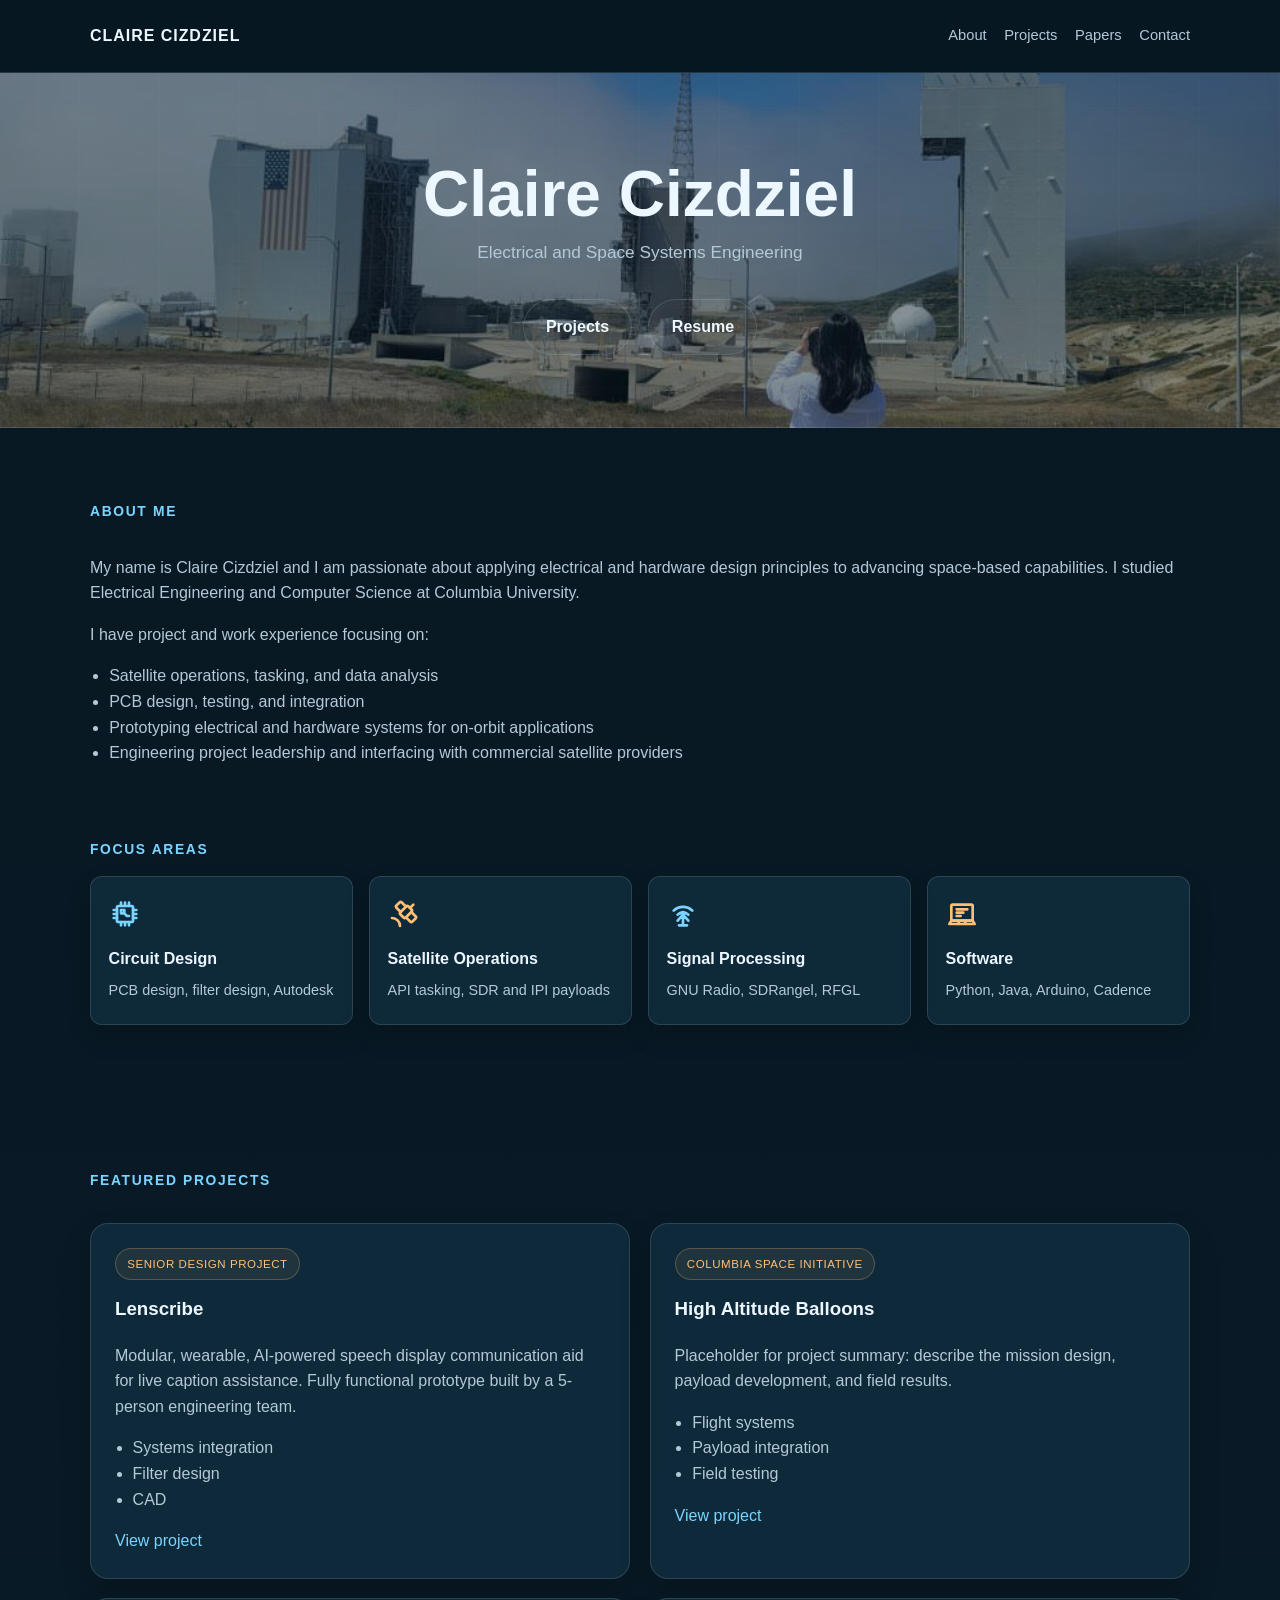
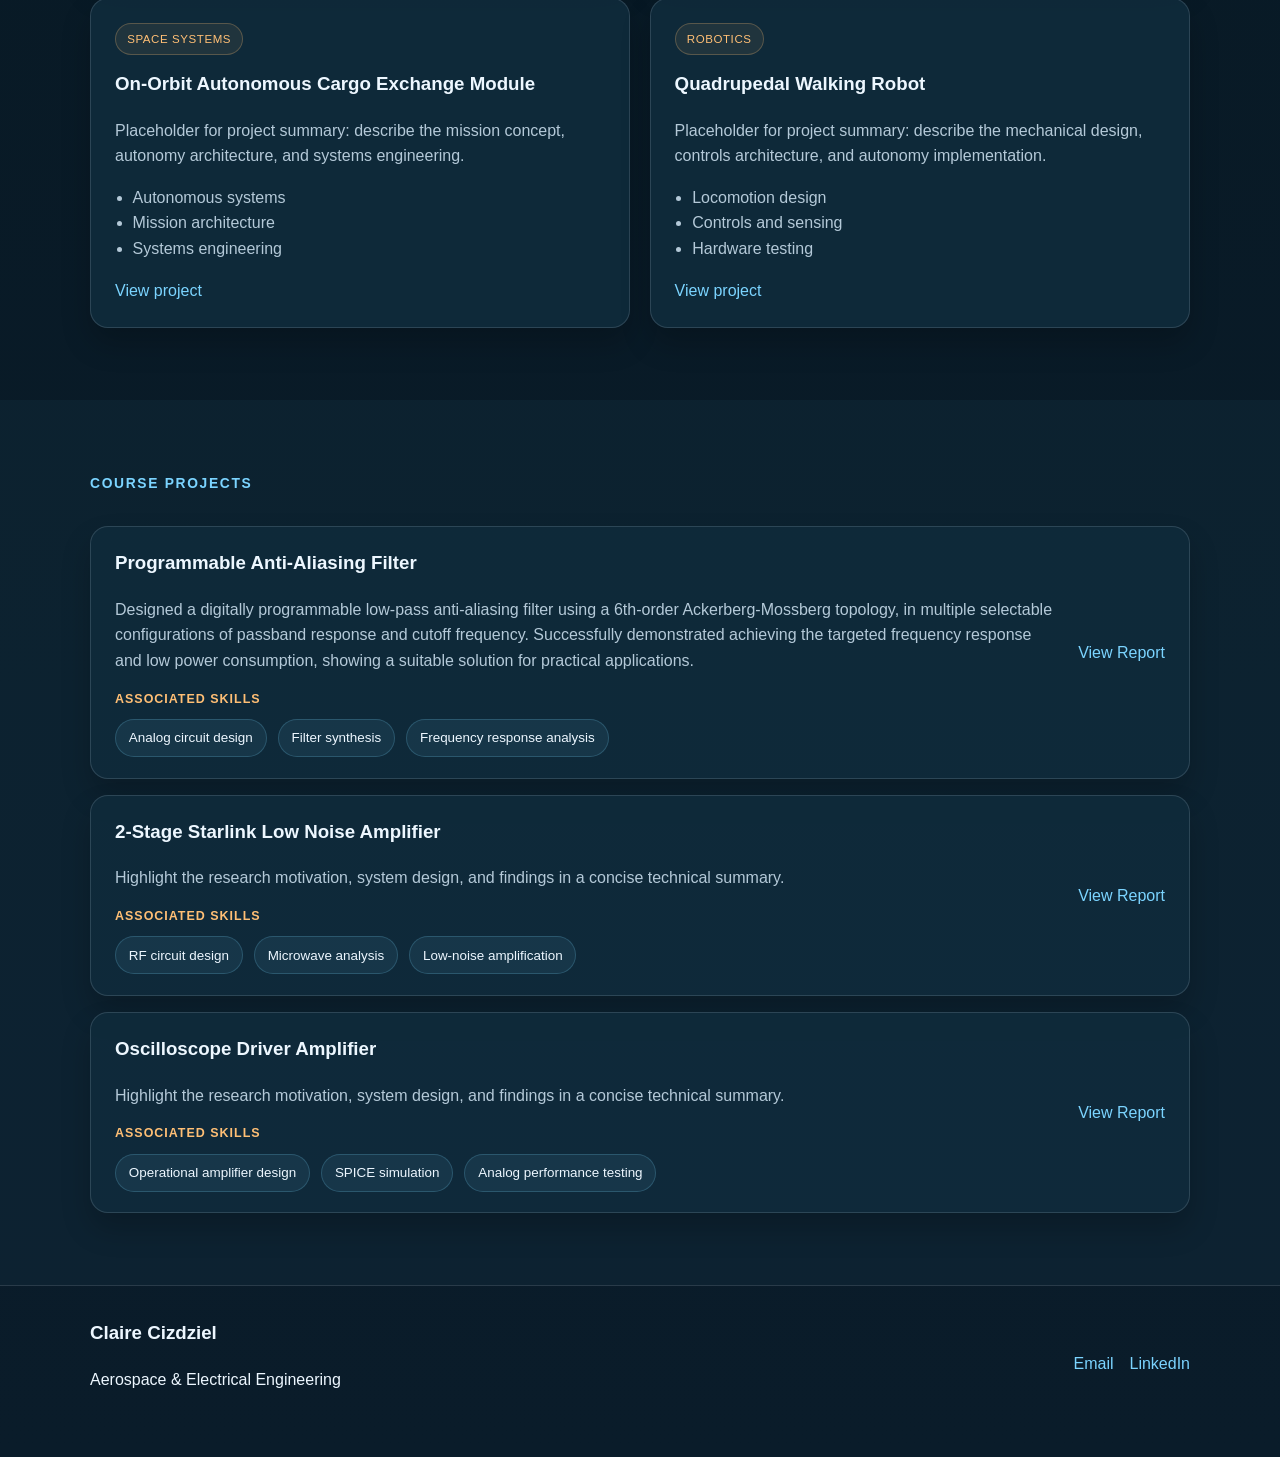
<file: index.html>
<!DOCTYPE html>
<html lang="en">
  <head>
    <meta charset="UTF-8" />
    <meta name="viewport" content="width=device-width, initial-scale=1.0" />
    <title>Claire Cizdziel Portfolio </title>
    <meta
      name="description"
      content="Portfolio for Claire Cizdziel"
    />
    <link rel="stylesheet" href="styles.css" />
  </head>
  <body>
    <header class="topbar">
      <div class="container nav">
        <a href="#top" class="brand">Claire Cizdziel</a>
        <nav class="nav-links" aria-label="Main navigation">
          <a href="#about">About</a>
          <a href="#projects">Projects</a>
          <a href="#papers">Papers</a>
          <a href="#contact">Contact</a>
        </nav>
      </div>
    </header>

    <main id="top">
      <section class="hero">
        <div class="container hero-grid">
          <div class="hero-copy">
            <h1>Claire Cizdziel</h1>
            <p class="lead">Electrical and Space Systems Engineering</p>

            <div class="hero-actions">
              <a class="btn btn-secondary" href="#projects">Projects</a>
              <a class="btn btn-secondary" href="docs/assets/Claire_Cizdziel_2025_Resume.pdf" target="_blank">Resume</a>
            </div>
          </div>
        </div>
      </section>

      <section id="about" class="section">
        <div class="container">
          <div class="section-header">
            <p class="eyebrow">About Me</p>
          </div>

          <div class="about-copy">
            <p>My name is Claire Cizdziel and I am passionate about applying electrical and hardware design principles to advancing space-based capabilities. I studied Electrical Engineering and Computer Science at Columbia University.</p>
            <p>I have project and work experience focusing on:</p>
            <ul>
              <li>Satellite operations, tasking, and data analysis</li>
              <li>PCB design, testing, and integration</li>
              <li>Prototyping electrical and hardware systems for on-orbit applications</li>
              <li>Engineering project leadership and interfacing with commercial satellite providers</li>
            </ul>
          </div>

          <div class="focus-areas">
            <p class="eyebrow">Focus Areas</p>
            <div class="focus-area-grid">
              <article class="focus-area">
                <svg class="focus-icon" viewBox="0 0 48 48" aria-hidden="true">
                  <rect x="12" y="12" width="24" height="24" rx="2" />
                  <path d="M18 18h5v5h-5zM27 27h3M24 12V7M30 12V7M18 12V7M24 36v5M30 36v5M18 36v5M12 18H7M12 24H7M12 30H7M36 18h5M36 24h5M36 30h5M23 23l4 4" />
                </svg>
                <h4>Circuit Design</h4>
                <p>PCB design, filter design, Autodesk</p>
              </article>
              <article class="focus-area">
                <svg class="focus-icon" viewBox="0 0 24 24" aria-hidden="true">
                  <path d="m13.5 6.5-3.148-3.148a1.205 1.205 0 0 0-1.704 0L6.352 5.648a1.205 1.205 0 0 0 0 1.704L9.5 10.5" />
                  <path d="M16.5 7.5 19 5" />
                  <path d="m17.5 10.5 3.148 3.148a1.205 1.205 0 0 1 0 1.704l-2.296 2.296a1.205 1.205 0 0 1-1.704 0L13.5 14.5" />
                  <path d="M9 21a6 6 0 0 0-6-6" />
                  <path d="M9.352 10.648a1.205 1.205 0 0 0 0 1.704l2.296 2.296a1.205 1.205 0 0 0 1.704 0l4.296-4.296a1.205 1.205 0 0 0 0-1.704l-2.296-2.296a1.205 1.205 0 0 0-1.704 0z" />
                </svg>
                <h4>Satellite Operations</h4>
                <p>API tasking, SDR and IPI payloads</p>
              </article>
              <article class="focus-area">
                <svg class="focus-icon" viewBox="0 0 48 48" aria-hidden="true">
                  <path d="M24 25v16M18 41h12M16 25a11 11 0 0 1 16 0M10 19a20 20 0 0 1 28 0M24 25l-8 9M24 25l8 9" />
                  <circle cx="24" cy="23" r="2" />
                </svg>
                <h4>Signal Processing</h4>
                <p>GNU Radio, SDRangel, RFGL</p>
              </article>
              <article class="focus-area">
                <svg class="focus-icon" viewBox="0 0 48 48" aria-hidden="true">
                  <rect x="8" y="10" width="32" height="24" rx="2" />
                  <path d="M5 39h38l-3-5H8zM18 39l2-5M30 39l-2-5M16 17h16M16 22h10M16 27h6" />
                </svg>
                <h4>Software</h4>
                <p>Python, Java, Arduino, Cadence</p>
              </article>
            </div>
          </div>
        </div>
      </section>

      <!-- FEATURED PROJECTS SECTION
           Add your strongest 3-5 projects here.
           Keep each card concise: title, category, 1-sentence summary, 3 skill bullets, links.
      -->
      <section id="projects" class="section">
        <div class="container">
          <div class="section-header">
            <p class="eyebrow">Featured Projects</p>
          </div>

          <div class="project-grid">
            <!-- PROJECT 1: LENSCRIBE -->
            <article class="project-card">
              <span class="tag">Senior Design Project</span>
              <h3>Lenscribe</h3>
              <p>
                Modular, wearable, AI-powered speech display communication aid for live caption assistance. Fully functional prototype built by a 5-person engineering team.   
              </p>
              <ul>
                <li>Systems integration</li>
                <li>Filter design</li>
                <li>CAD</li>
              </ul>
              <div class="project-links">
                <a href="projects/lenscribe.html">View project</a>
              </div>
            </article>

            <!-- PROJECT 2: HIGH ALTITUDE BALLOONS -->
            <article class="project-card">
              <span class="tag">Columbia Space Initiative</span>
              <h3>High Altitude Balloons</h3>
              <p>
                Placeholder for project summary: describe the mission design,
                payload development, and field results.
              </p>
              <ul>
                <li>Flight systems</li>
                <li>Payload integration</li>
                <li>Field testing</li>
              </ul>
              <div class="project-links">
                <a href="projects/high-altitude-balloons.html">View project</a>
              </div>
            </article>

            <!-- PROJECT 3: ON-ORBIT AUTONOMOUS CARGO EXCHANGE MODULE -->
            <article class="project-card">
              <span class="tag">Space Systems</span>
              <h3>On-Orbit Autonomous Cargo Exchange Module</h3>
              <p>
                Placeholder for project summary: describe the mission concept,
                autonomy architecture, and systems engineering.
              </p>
              <ul>
                <li>Autonomous systems</li>
                <li>Mission architecture</li>
                <li>Systems engineering</li>
              </ul>
              <div class="project-links">
                <a href="projects/on-orbit-autonomous-cargo-exchange-module.html">View project</a>
              </div>
            </article>

            <!-- PROJECT 4: QUADRUPEDAL WALKING ROBOT -->
            <article class="project-card">
              <span class="tag">Robotics</span>
              <h3>Quadrupedal Walking Robot</h3>
              <p>
                Placeholder for project summary: describe the mechanical design,
                controls architecture, and autonomy implementation.
              </p>
              <ul>
                <li>Locomotion design</li>
                <li>Controls and sensing</li>
                <li>Hardware testing</li>
              </ul>
              <div class="project-links">
                <a href="projects/quadrupedal-walking-robot.html">View project</a>
              </div>
            </article>
          </div>
        </div>
      </section>

      <!-- PAPERS / RESEARCH SECTION
           Add publications, conference posters, reports, or technical writing here.
           Each item can include title, year, summary, and link.
      -->
      <section id="papers" class="section section-alt">
        <div class="container">
          <div class="section-header">
            <p class="eyebrow">Course Projects</p>
          </div>

          <div class="paper-list">
            <article class="paper-card">
              <!-- Replace with a paper title, year, and short abstract summary. -->
              <div>
                <h3>Programmable Anti-Aliasing Filter</h3>
                <p>
                  Designed a digitally programmable low-pass anti-aliasing filter using a 6th-order Ackerberg-Mossberg topology, in multiple selectable configurations of passband response and cutoff frequency. 
                  Successfully demonstrated achieving the targeted frequency response and low power consumption, showing a suitable solution for practical applications.
                </p>
                <div class="paper-skills">
                  <h4>Associated skills</h4>
                  <ul class="chip-list">
                    <li>Analog circuit design</li>
                    <li>Filter synthesis</li>
                    <li>Frequency response analysis</li>
                  </ul>
                </div>
              </div>
              <a href="files/Portfolio%20files/Programmable_AAF_Filter_Project.pdf" target="_blank" rel="noreferrer">View Report</a>
            </article>

            <article class="paper-card">
              <!-- Add additional papers or technical reports here. -->
              <div>
                <h3>2-Stage Starlink Low Noise Amplifier</h3>
                <p>
                  Highlight the research motivation, system design, and findings
                  in a concise technical summary.
                </p>
                <div class="paper-skills">
                  <h4>Associated skills</h4>
                  <ul class="chip-list">
                    <li>RF circuit design</li>
                    <li>Microwave analysis</li>
                    <li>Low-noise amplification</li>
                  </ul>
                </div>
              </div>
              <a href="files/Portfolio%20files/Microwave_Circuit_Final_Project.pdf" target="_blank" rel="noreferrer">View Report</a>
            </article>

            <article class="paper-card">
              <!-- Add additional papers or technical reports here. -->
              <div>
                <h3>Oscilloscope Driver Amplifier</h3>
                <p>
                  Highlight the research motivation, system design, and findings
                  in a concise technical summary.
                </p>
                <div class="paper-skills">
                  <h4>Associated skills</h4>
                  <ul class="chip-list">
                    <li>Operational amplifier design</li>
                    <li>SPICE simulation</li>
                    <li>Analog performance testing</li>
                  </ul>
                </div>
              </div>
              <a href="files/Portfolio%20files/Presized_OTA_Simulation.pdf" target="_blank" rel="noreferrer">View Report</a>
            </article>
          </div>
        </div>
      </section>
    </main>

    <!-- CONTACT FOOTER
         Replace the email, LinkedIn, GitHub, and resume links with your actual public profiles.
    -->
    <footer id="contact">
      <div class="container footer-row">
        <div>
          <h3>Claire Cizdziel</h3>
          <p>Aerospace &amp; Electrical Engineering</p>
        </div>

        <div class="contact-links">
          <a href="mailto:clairecizdziel@gmail.com">Email</a>
          <a href="https://www.linkedin.com/in/claire-cizdziel/" target="_blank" rel="noreferrer">LinkedIn</a>
        </div>
      </div>
    </footer>
  </body>
</html>
</file>
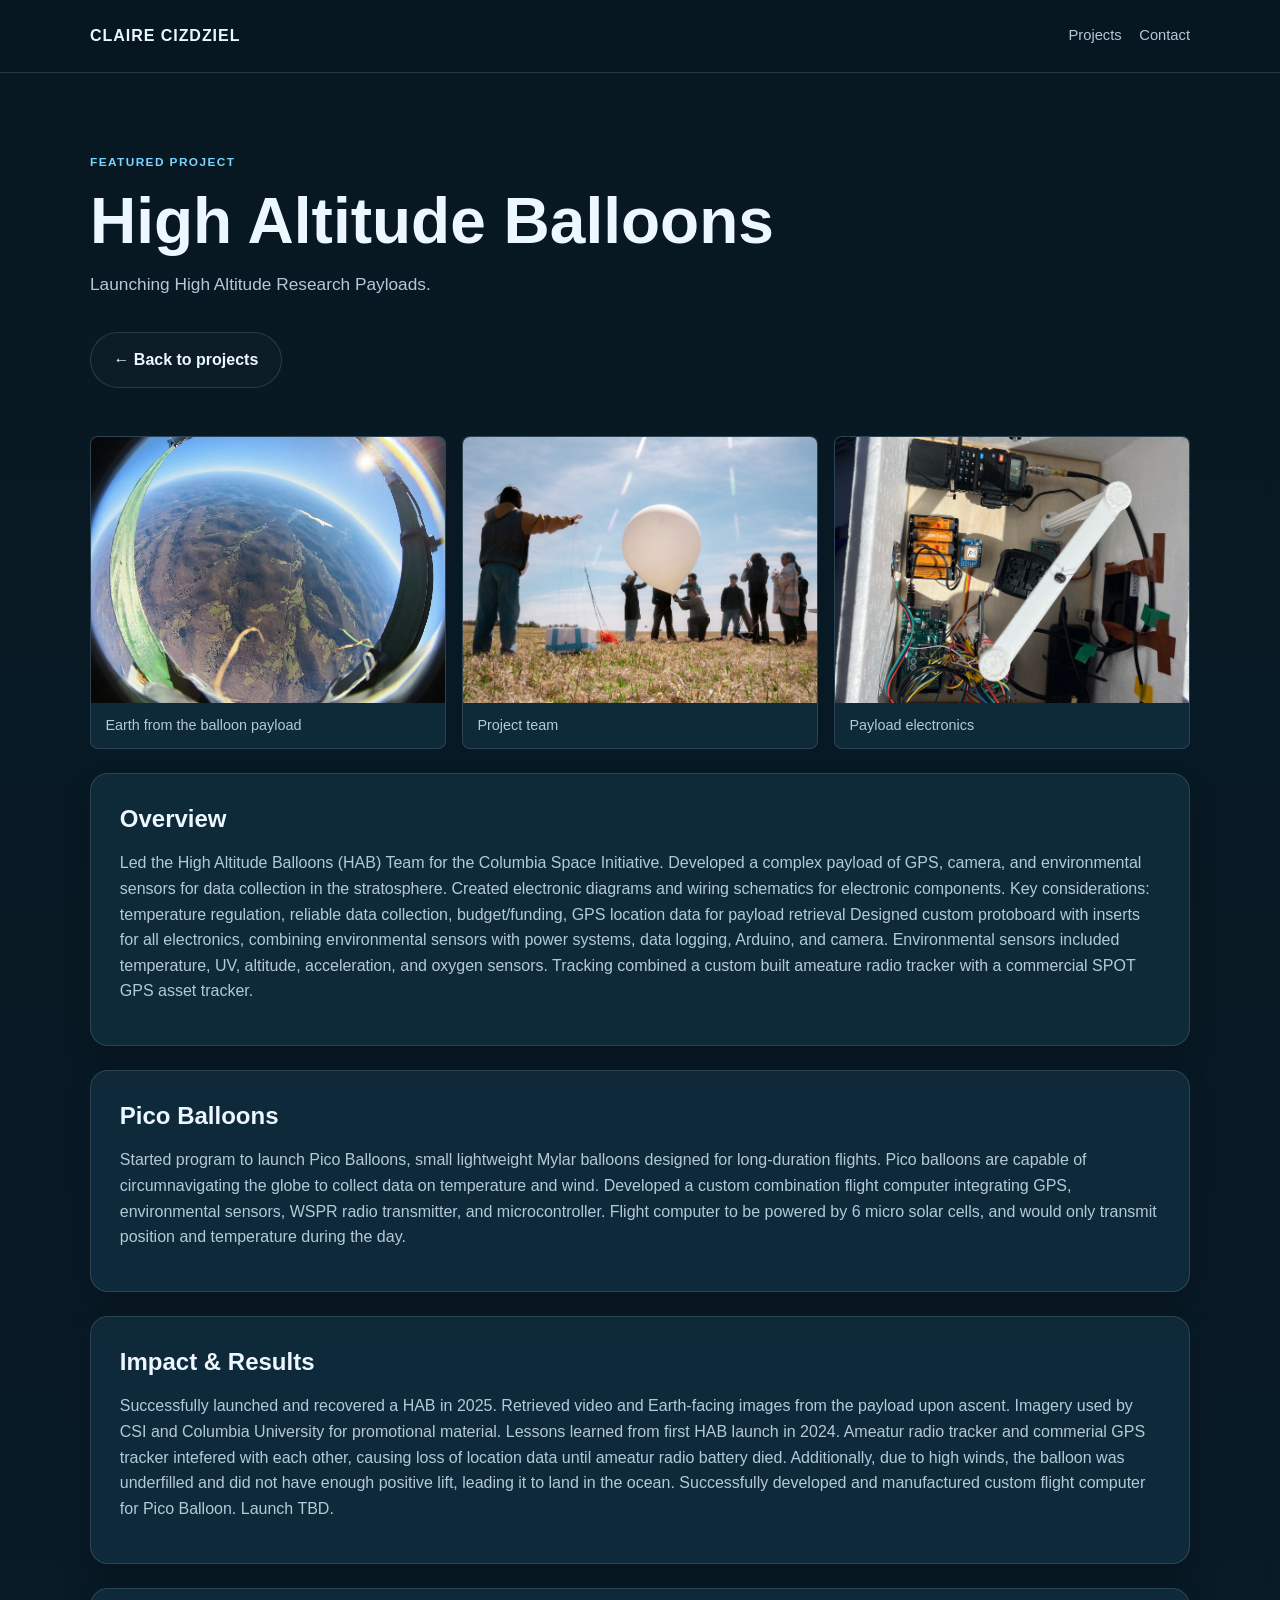
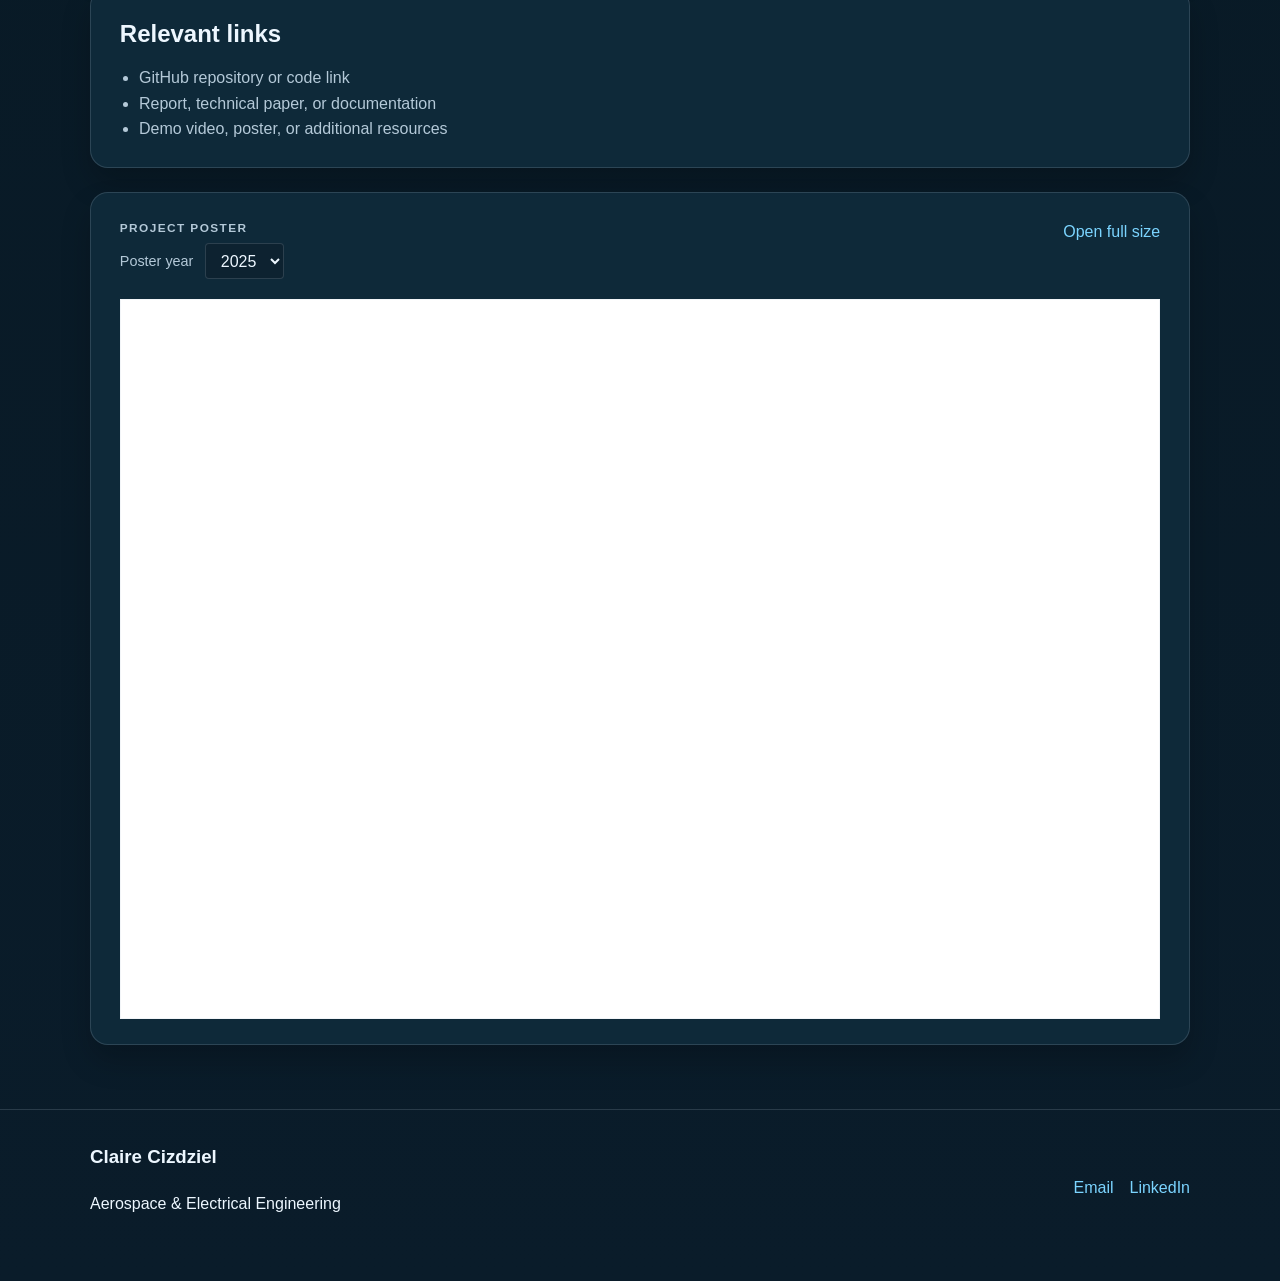
<file: projects/high-altitude-balloons.html>
<!DOCTYPE html>
<html lang="en">
  <head>
    <meta charset="UTF-8" />
    <meta name="viewport" content="width=device-width, initial-scale=1.0" />
    <title>High Altitude Balloons | Claire Cizdziel</title>
    <link rel="stylesheet" href="../styles.css" />
  </head>
  <body class="project-detail-page">
    <header class="topbar">
      <div class="container nav">
        <a href="../index.html" class="brand">Claire Cizdziel</a>
        <nav class="nav-links" aria-label="Main navigation">
          <a href="../index.html#projects">Projects</a>
          <a href="../index.html#contact">Contact</a>
        </nav>
      </div>
    </header>

    <main>
      <!-- PROJECT HERO SECTION -->
      <section class="project-hero">
        <div class="container project-hero-inner">
          <p class="eyebrow">Featured Project</p>
          <h1>High Altitude Balloons</h1>
          <p class="project-summary">
            Launching High Altitude Research Payloads.
          </p>
          <a class="btn btn-secondary back-link" href="../index.html#projects">← Back to projects</a>
        </div>
      </section>

      <!-- PROJECT CONTENT SECTIONS -->
      <section class="container project-content">
        <section class="project-gallery" aria-label="High altitude balloon project photos">
          <figure>
            <img src="../files/Portfolio%20images/Ballons_space.JPEG" alt="View of Earth from the high-altitude balloon payload" loading="lazy" />
            <figcaption>Earth from the balloon payload</figcaption>
          </figure>
          <figure>
            <img src="../files/Portfolio%20images/Balloons_team.jpg" alt="High-altitude balloon project team" loading="lazy" />
            <figcaption>Project team</figcaption>
          </figure>
          <figure>
            <img src="../files/Portfolio%20images/Balloons_payload.jpeg" alt="Electronics and payload assembly for the balloon project" loading="lazy" />
            <figcaption>Payload electronics</figcaption>
          </figure>
        </section>

        <!-- OVERVIEW BLOCK -->
        <article class="content-block">
          <h2>Overview</h2>
          <p>
            Led the High Altitude Balloons (HAB) Team for the Columbia Space Initiative. Developed a complex payload of GPS, camera, and 
            environmental sensors for data collection in the stratosphere. Created electronic diagrams and wiring schematics for electronic components. 
            Key considerations: temperature regulation, reliable data collection, budget/funding, GPS location data for payload retrieval
            
            Designed custom protoboard with inserts for all electronics, combining environmental sensors with power systems, data logging, Arduino, and camera.
            Environmental sensors included temperature, UV, altitude, acceleration, and oxygen sensors. Tracking combined a custom built ameature radio tracker with 
            a commercial SPOT GPS asset tracker.
          </p>
        </article>

        <!-- PICO BLOCK -->
        <article class="content-block">
          <h2>Pico Balloons</h2>
          <p>
            Started program to launch Pico Balloons, small lightweight Mylar balloons designed for long-duration flights.
            Pico balloons are capable of circumnavigating the globe to collect data on temperature and wind.
            Developed a custom combination flight computer integrating GPS, environmental sensors, WSPR radio transmitter, and microcontroller. 
            Flight computer to be powered by 6 micro solar cells, and would only transmit position and temperature during the day. 
          </p>
        </article>

        <!-- IMPACT & RESULTS BLOCK -->
        <article class="content-block">
          <h2>Impact &amp; Results</h2>
          <p>
            Successfully launched and recovered a HAB in 2025. Retrieved video and Earth-facing images from the payload upon ascent. Imagery used by CSI and Columbia University for 
            promotional material. Lessons learned from first HAB launch in 2024. Ameatur radio tracker and commerial GPS tracker intefered with each other, causing loss of location data until ameatur radio battery died. 
            Additionally, due to high winds, the balloon was underfilled and did not have enough positive lift, leading it to land in the ocean.

            Successfully developed and manufactured custom flight computer for Pico Balloon. Launch TBD.
          </p>
        </article>

        <!-- RELEVANT LINKS BLOCK -->
        <article class="content-block">
          <h2>Relevant links</h2>
          <ul>
            <li>GitHub repository or code link</li>
            <li>Report, technical paper, or documentation</li>
            <li>Demo video, poster, or additional resources</li>
          </ul>
        </article>

        <article class="content-block poster-block">
          <div class="poster-heading balloon-poster-heading">
            <div class="balloon-poster-heading-main">
              <p class="eyebrow">Project Poster</p>
              <div class="poster-controls">
              <label for="balloon-poster-year">Poster year</label>
              <select id="balloon-poster-year">
                <option value="../files/Portfolio%20files/Balloons%20Spaceposium%20Poster%202024.pptx.pdf">2024</option>
                <option value="../files/Portfolio%20files/Balloons_Poster_2025.pptx.pdf" selected>2025</option>
              </select>
              </div>
            </div>
            <div class="poster-controls">
              <a id="balloon-poster-open" href="../files/Portfolio%20files/Balloons_Poster_2025.pptx.pdf#toolbar=0&amp;navpanes=0&amp;view=Fit" target="_blank" rel="noreferrer">Open full size</a>
            </div>
          </div>
          <iframe
            class="poster-viewer"
            id="balloon-poster-viewer"
            src="../files/Portfolio%20files/Balloons_Poster_2025.pptx.pdf#toolbar=0&amp;navpanes=0&amp;view=Fit"
            title="2025 high altitude balloon project poster"
          ></iframe>
        </article>
      </section>
    </main>

    <footer id="contact">
      <div class="container footer-row">
        <div>
          <h3>Claire Cizdziel</h3>
          <p>Aerospace &amp; Electrical Engineering</p>
        </div>

        <div class="contact-links">
          <a href="mailto:clairecizdziel@gmail.com">Email</a>
          <a href="https://www.linkedin.com/in/claire-cizdziel/" target="_blank" rel="noreferrer">LinkedIn</a>
        </div>
      </div>
    </footer>
    <script>
      const posterYear = document.getElementById("balloon-poster-year");
      const posterViewer = document.getElementById("balloon-poster-viewer");
      const posterOpen = document.getElementById("balloon-poster-open");

      posterYear.addEventListener("change", () => {
        const posterUrl = `${posterYear.value}#toolbar=0&navpanes=0&view=Fit`;
        posterViewer.src = posterUrl;
        posterViewer.title = `${posterYear.selectedOptions[0].textContent} high altitude balloon project poster`;
        posterOpen.href = posterUrl;
      });
    </script>
  </body>
</html>
</file>
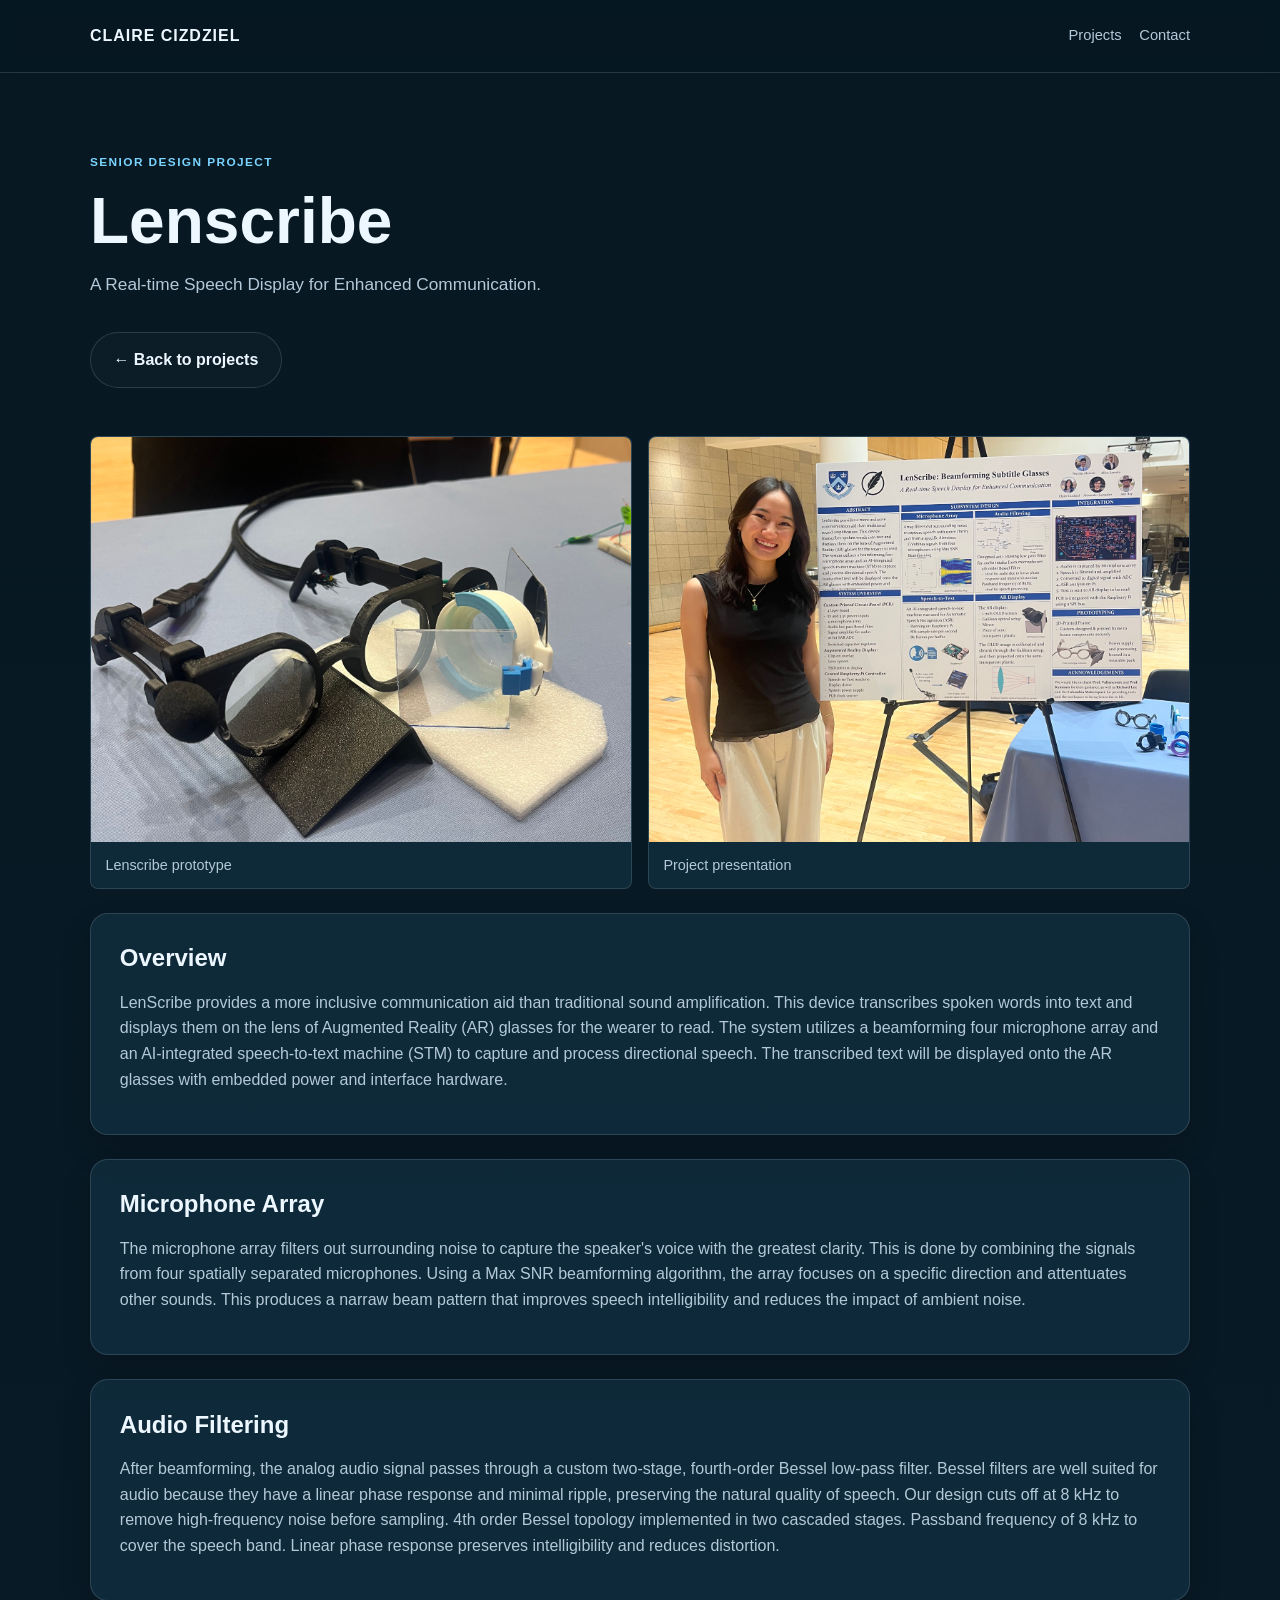
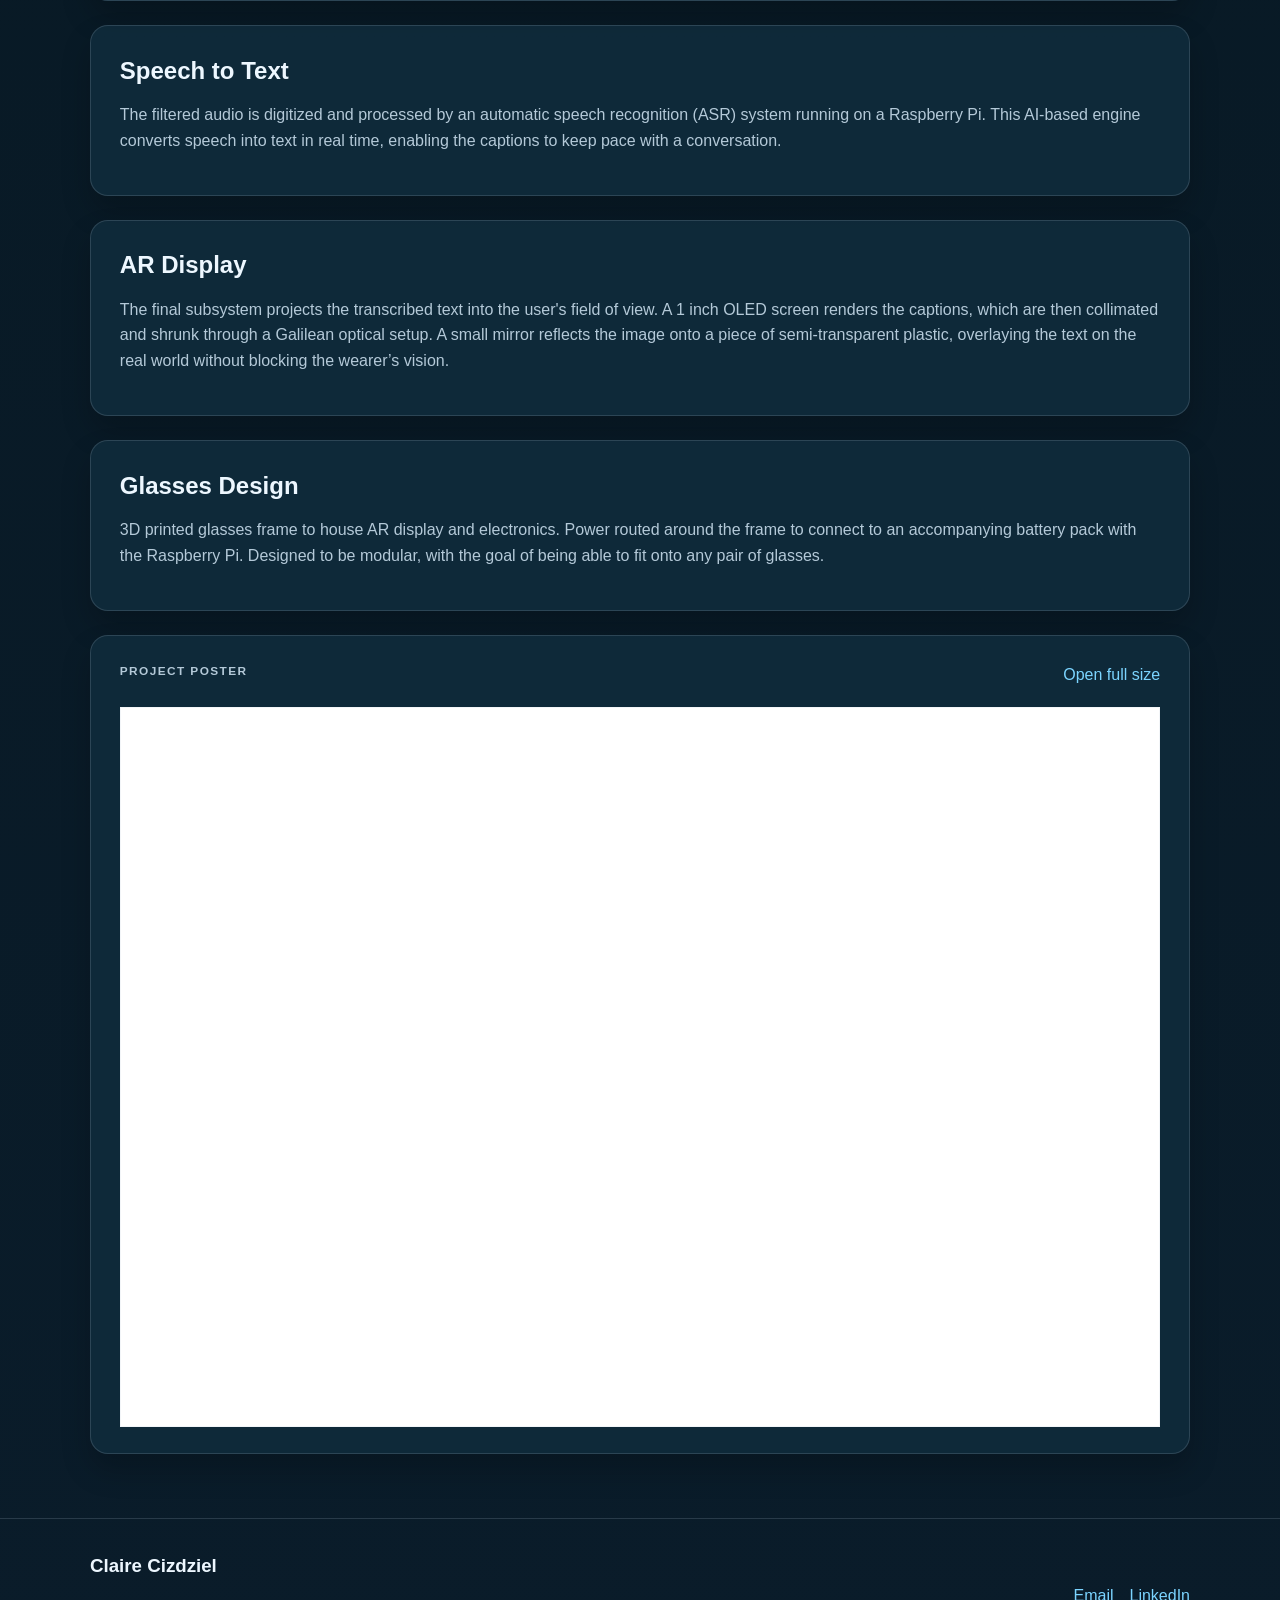
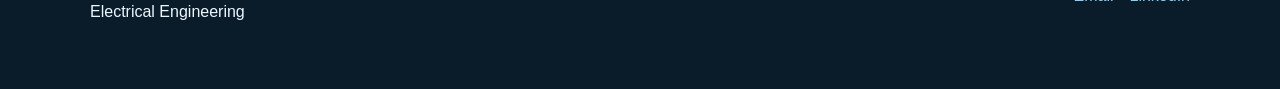
<file: projects/lenscribe.html>
<!DOCTYPE html>
<html lang="en">
  <head>
    <meta charset="UTF-8" />
    <meta name="viewport" content="width=device-width, initial-scale=1.0" />
    <title>Lenscribe | Claire Cizdziel</title>
    <link rel="stylesheet" href="../styles.css" />
  </head>
  <body class="project-detail-page">
    <header class="topbar">
      <div class="container nav">
        <a href="../index.html" class="brand">Claire Cizdziel</a>
        <nav class="nav-links" aria-label="Main navigation">
          <a href="../index.html#projects">Projects</a>
          <a href="../index.html#contact">Contact</a>
        </nav>
      </div>
    </header>

    <main>
      <!-- PROJECT HERO SECTION -->
      <section class="project-hero">
        <div class="container project-hero-inner">
          <p class="eyebrow">Senior Design Project</p>
          <h1>Lenscribe</h1>
          <p class="project-summary">
            A Real-time Speech Display for Enhanced Communication.
          </p>
          <a class="btn btn-secondary back-link" href="../index.html#projects">← Back to projects</a>
        </div>
      </section>

      <!-- PROJECT CONTENT SECTIONS -->
      <section class="container project-content">
        <section class="project-gallery" aria-label="Lenscribe project photos">
          <figure>
            <img src="../files/Portfolio%20images/Lenscribe.jpeg" alt="Lenscribe prototype and its display during a project event" loading="lazy" />
            <figcaption>Lenscribe prototype</figcaption>
          </figure>
          <figure>
            <img src="../files/Portfolio%20images/Lenscribe_presenting.jpeg" alt="Lenscribe project presentation" loading="lazy" />
            <figcaption>Project presentation</figcaption>
          </figure>
        </section>

        <!-- OVERVIEW BLOCK -->
        <article class="content-block">
          <h2>Overview</h2>
          <p>
            LenScribe provides a more inclusive communication aid than traditional sound amplification. This device transcribes spoken words into text and displays them on the lens of Augmented Reality (AR)
            glasses for the wearer to read. The system utilizes a beamforming four microphone array and an AI-integrated speech-to-text
            machine (STM) to capture and process directional speech. The transcribed text will be displayed onto the AR glasses with
            embedded power and interface hardware.
          </p>
        </article>

        <!-- MICROPHONE ARRAY BLOCK -->
        <article class="content-block">
          <h2>Microphone Array</h2>
          <p>
            The microphone array filters out surrounding noise to capture the speaker's voice with the greatest clarity. This is done by
            combining the signals from four spatially separated microphones. Using a Max SNR beamforming algorithm, the array focuses
            on a specific direction and attentuates other sounds. This produces a narraw beam pattern that improves speech intelligibility
            and reduces the impact of ambient noise.
          </p>
        </article>
        
        <!-- AUDIO FILTERING BLOCK -->
        <article class="content-block">
          <h2>Audio Filtering </h2>
          <p>
            After beamforming, the analog audio signal passes through a custom two‑stage, fourth‑order Bessel low‑pass filter. Bessel filters are well suited for audio 
            because they have a linear phase response and minimal ripple, preserving the natural quality of speech. Our design cuts off at 8 kHz to remove high‑frequency noise before sampling.
              4th order Bessel topology implemented in two cascaded stages.
              Passband frequency of 8 kHz to cover the speech band.
              Linear phase response preserves intelligibility and reduces distortion.
          </p>
        </article>

        <!-- SPEECH TO TEXT BLOCK -->
        <article class="content-block">
          <h2>Speech to Text </h2>
          <p>
            The filtered audio is digitized and processed by an automatic speech recognition (ASR) system running on a Raspberry Pi. This AI‑based engine converts 
            speech into text in real time, enabling the captions to keep pace with a conversation.
          </p>
        </article>

        <!-- AR DISPLAY BLOCK -->
        <article class="content-block">
          <h2>AR Display</h2>
          <p>
            The final subsystem projects the transcribed text into the user's field of view. A 1 inch OLED screen renders the captions, which are then collimated 
            and shrunk through a Galilean optical setup. A small mirror reflects the image onto a piece of semi‑transparent plastic, overlaying the text on the 
            real world without blocking the wearer’s vision.
          </p>
        </article>

        <!-- GLASSES DESIGN BLOCK -->
        <article class="content-block">
          <h2>Glasses Design</h2>
          <p>
            3D printed glasses frame to house AR display and electronics. Power routed around the frame to connect to an accompanying battery pack with the Raspberry Pi. 
            Designed to be modular, with the goal of being able to fit onto any pair of glasses. 
          </p>
        </article>

        <!-- LENSCRIBE POSTER SECTION -->
        <article class="content-block poster-block">
          <div class="poster-heading">
            <div>
              <p class="eyebrow">Project Poster</p>
            </div>
            <a href="../files/Portfolio%20files/LenScribe_Poster.pptx.pdf" target="_blank" rel="noreferrer">
              Open full size
            </a>
          </div>
          <iframe
            class="poster-viewer"
            src="../files/Portfolio%20files/LenScribe_Poster.pptx.pdf#toolbar=0&navpanes=0&view=Fit"
            title="Lenscribe project poster"
          ></iframe>
        </article>

      </section>
    </main>

    <footer id="contact">
      <div class="container footer-row">
        <div>
          <h3>Claire Cizdziel</h3>
          <p>Electrical Engineering</p>
        </div>

        <div class="contact-links">
          <a href="mailto:clairecizdziel@gmail.com">Email</a>
          <a href="https://www.linkedin.com/in/claire-cizdziel/" target="_blank" rel="noreferrer">LinkedIn</a>
        </div>
      </div>
    </footer>
  </body>
</html>
</file>
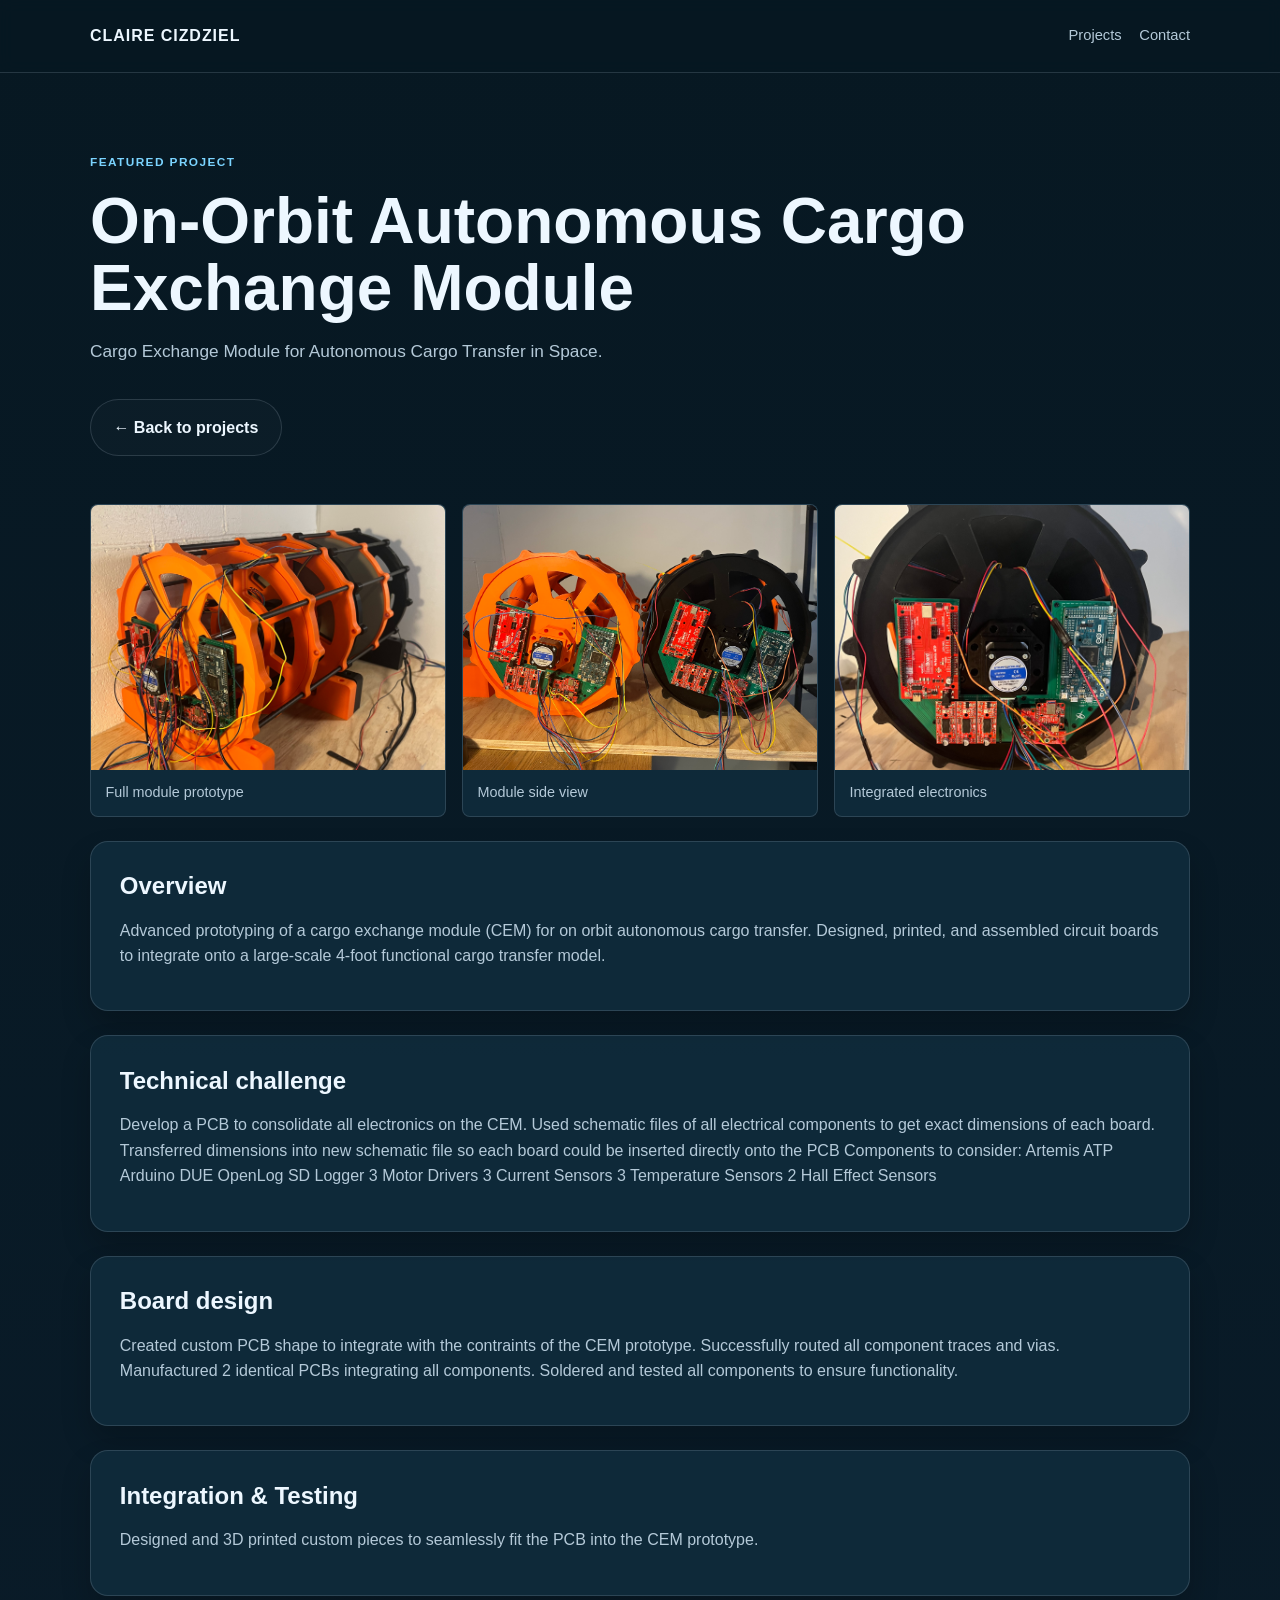
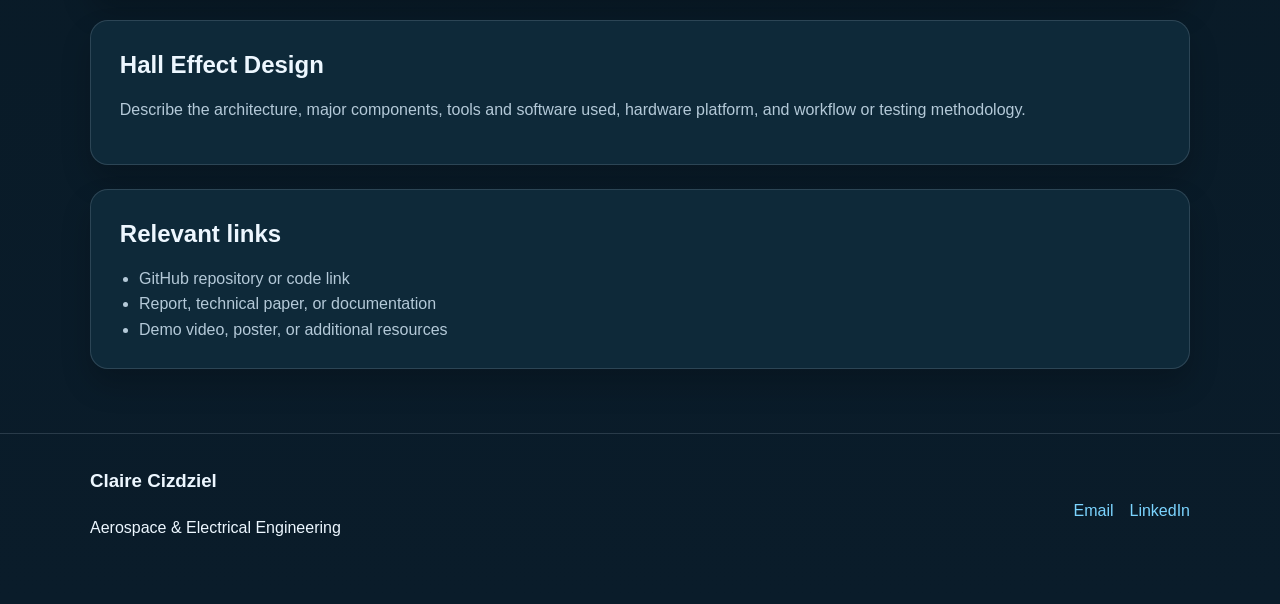
<file: projects/on-orbit-autonomous-cargo-exchange-module.html>
<!DOCTYPE html>
<html lang="en">
  <head>
    <meta charset="UTF-8" />
    <meta name="viewport" content="width=device-width, initial-scale=1.0" />
    <title>On-orbit Autonomous Cargo Exchange Module | Claire Cizdziel</title>
    <link rel="stylesheet" href="../styles.css" />
  </head>
  <body class="project-detail-page">
    <header class="topbar">
      <div class="container nav">
        <a href="../index.html" class="brand">Claire Cizdziel</a>
        <nav class="nav-links" aria-label="Main navigation">
          <a href="../index.html#projects">Projects</a>
          <a href="../index.html#contact">Contact</a>
        </nav>
      </div>
    </header>

    <main>
      <!-- PROJECT HERO SECTION -->
      <section class="project-hero">
        <div class="container project-hero-inner">
          <p class="eyebrow">Featured Project</p>
          <h1>On-Orbit Autonomous Cargo Exchange Module</h1>
          <p class="project-summary">
            Cargo Exchange Module for Autonomous Cargo Transfer in Space.
          </p>
          <a class="btn btn-secondary back-link" href="../index.html#projects">← Back to projects</a>
        </div>
      </section>

      <!-- PROJECT CONTENT SECTIONS -->
      <section class="container project-content">
        <section class="project-gallery" aria-label="Cargo exchange module project photos">
          <figure>
            <img src="../files/Portfolio%20images/CEM_full.jpeg" alt="Full view of the cargo exchange module prototype" loading="lazy" />
            <figcaption>Full module prototype</figcaption>
          </figure>
          <figure>
            <img src="../files/Portfolio%20images/CEM_side.jpeg" alt="Side view of the cargo exchange module prototype" loading="lazy" />
            <figcaption>Module side view</figcaption>
          </figure>
          <figure>
            <img src="../files/Portfolio%20images/CEM_board.jpeg" alt="Electronics board integrated into the cargo exchange module" loading="lazy" />
            <figcaption>Integrated electronics</figcaption>
          </figure>
        </section>

        <!-- OVERVIEW BLOCK -->
        <article class="content-block">
          <h2>Overview</h2>
          <p>
            Advanced prototyping of a cargo exchange module (CEM) for on orbit autonomous cargo transfer. Designed, printed, and assembled 
            circuit boards to integrate onto a large-scale 4-foot functional cargo transfer model.
          </p>
        </article>

        <!-- TECHNICAL CHALLENGE BLOCK -->
        <article class="content-block">
          <h2>Technical challenge</h2>
          <p>
            Develop a PCB to consolidate all electronics on the CEM. Used schematic files of all electrical components to get 
            exact dimensions of each board. Transferred dimensions into new schematic file so each board could be inserted directly onto the PCB
            Components to consider:
            Artemis ATP
            Arduino DUE
            OpenLog SD Logger
            3 Motor Drivers
            3 Current Sensors
            3 Temperature Sensors
            2 Hall Effect Sensors

          </p>
        </article>

        <!-- BOARD DESIGN BLOCK -->
        <article class="content-block">
          <h2>Board design</h2>
          <p>
            Created custom PCB shape to integrate with the contraints of the CEM prototype. Successfully routed all component traces and vias. 
            Manufactured 2 identical PCBs integrating all components. Soldered and tested all components to ensure functionality.
          </p>
        </article>

        <!-- INTEGRATION & TESTING BLOCK -->
        <article class="content-block">
          <h2>Integration &amp; Testing</h2>
          <p>
            Designed and 3D printed custom pieces to seamlessly fit the PCB into the CEM prototype. 
          </p>
        </article>

        <!-- HALL EFFECT DESIGN BLOCK -->
        <article class="content-block">
          <h2>Hall Effect Design</h2>
          <p>
            Describe the architecture, major components, tools and software used, hardware platform, and workflow or testing methodology.
          </p>
        </article>

        <!-- RELEVANT LINKS BLOCK -->
        <article class="content-block">
          <h2>Relevant links</h2>
          <ul>
            <li>GitHub repository or code link</li>
            <li>Report, technical paper, or documentation</li>
            <li>Demo video, poster, or additional resources</li>
          </ul>
        </article>
      </section>
    </main>

    <footer id="contact">
      <div class="container footer-row">
        <div>
          <h3>Claire Cizdziel</h3>
          <p>Aerospace &amp; Electrical Engineering</p>
        </div>

        <div class="contact-links">
          <a href="mailto:clairecizdziel@gmail.com">Email</a>
          <a href="https://www.linkedin.com/in/claire-cizdziel/" target="_blank" rel="noreferrer">LinkedIn</a>
        </div>
      </div>
    </footer>
  </body>
</html>
</file>
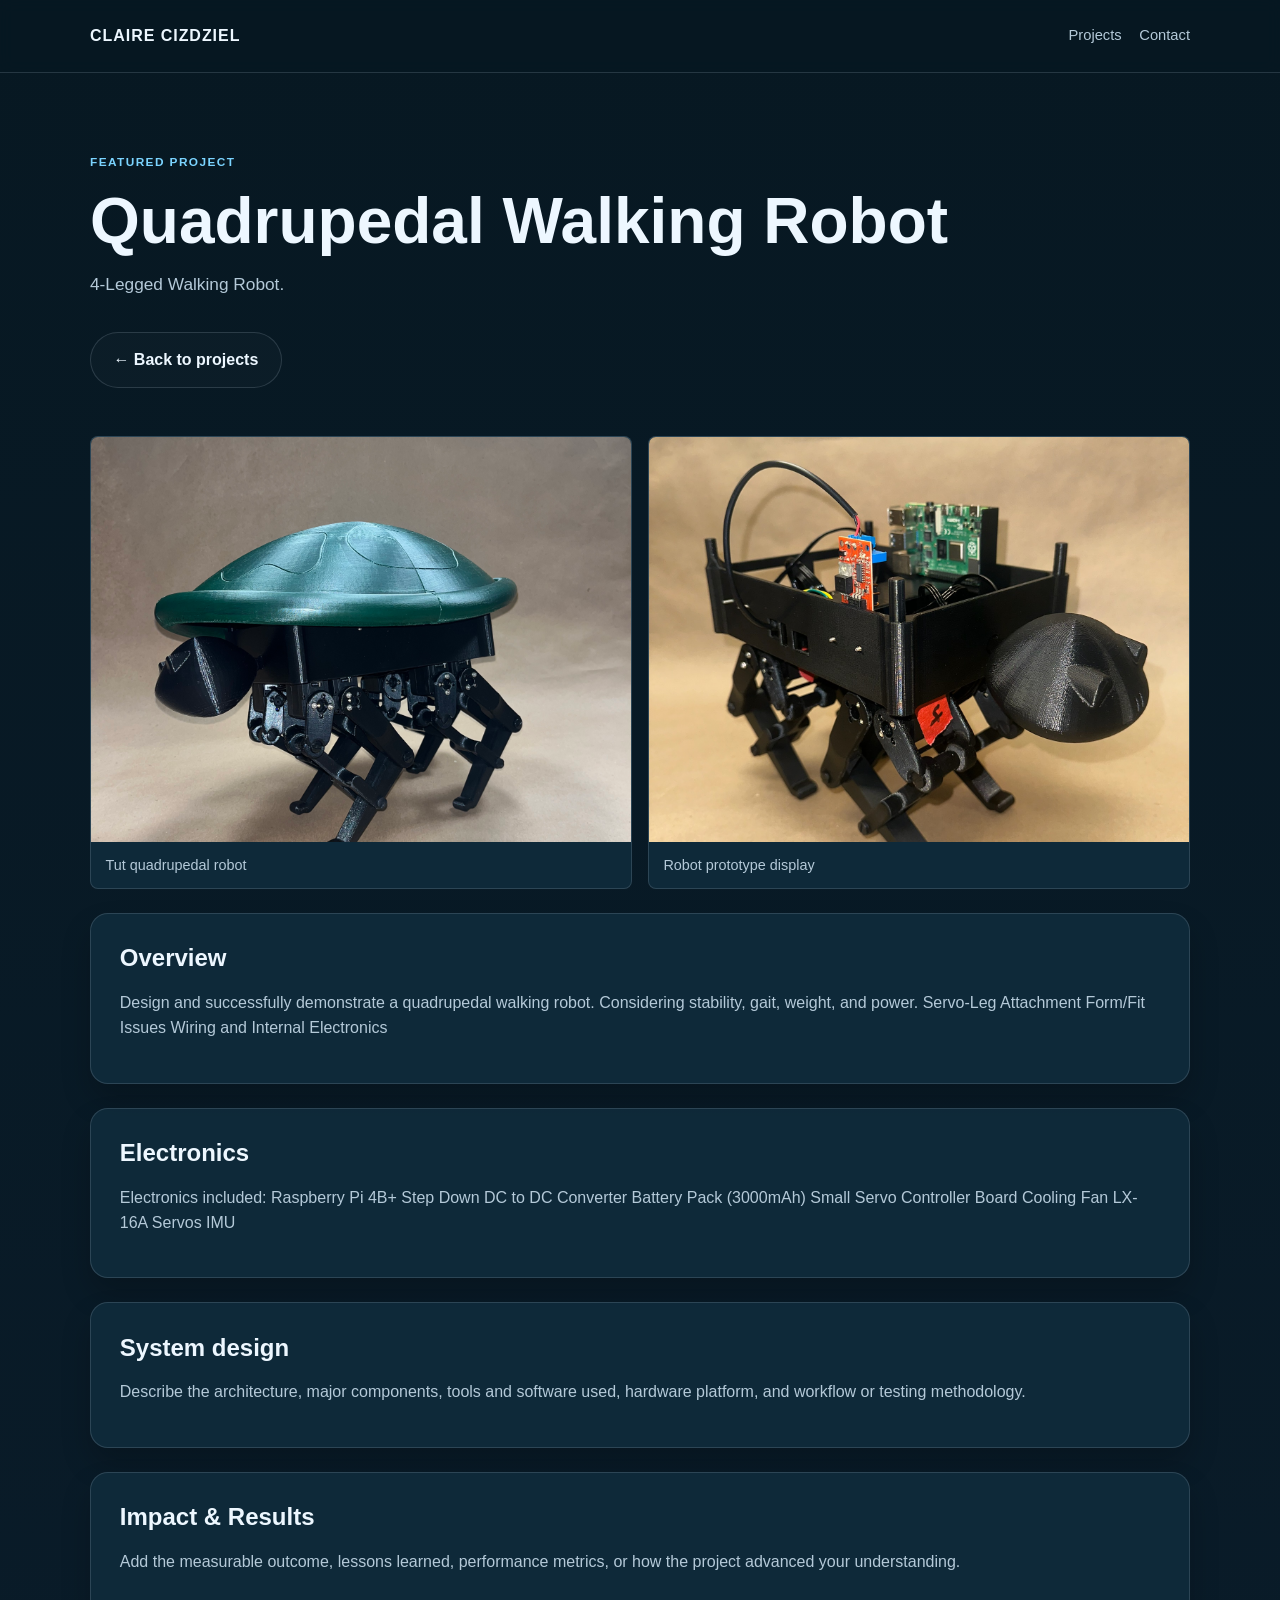
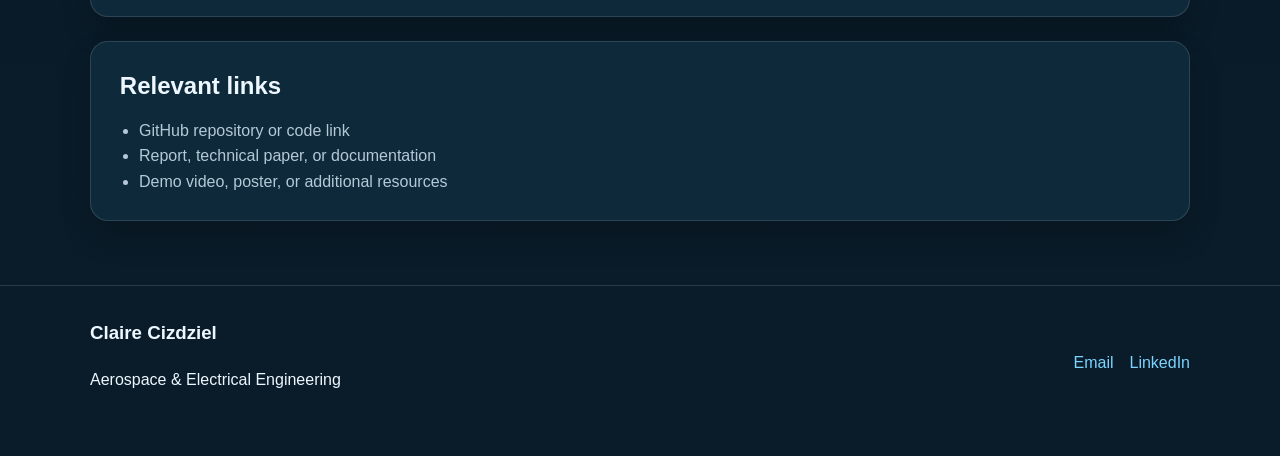
<file: projects/quadrupedal-walking-robot.html>
<!DOCTYPE html>
<html lang="en">
  <head>
    <meta charset="UTF-8" />
    <meta name="viewport" content="width=device-width, initial-scale=1.0" />
    <title>Quadrupedal Walking Robot | Claire Cizdziel</title>
    <link rel="stylesheet" href="../styles.css" />
  </head>
  <body class="project-detail-page">
    <header class="topbar">
      <div class="container nav">
        <a href="../index.html" class="brand">Claire Cizdziel</a>
        <nav class="nav-links" aria-label="Main navigation">
          <a href="../index.html#projects">Projects</a>
          <a href="../index.html#contact">Contact</a>
        </nav>
      </div>
    </header>

    <main>
      <!-- PROJECT HERO SECTION -->
      <section class="project-hero">
        <div class="container project-hero-inner">
          <p class="eyebrow">Featured Project</p>
          <h1>Quadrupedal Walking Robot</h1>
          <p class="project-summary">
            4-Legged Walking Robot.
          </p>
          <a class="btn btn-secondary back-link" href="../index.html#projects">← Back to projects</a>
        </div>
      </section>

      <!-- PROJECT CONTENT SECTIONS -->
      <section class="container project-content">
        <section class="project-gallery" aria-label="Walking robot project photos">
          <figure>
            <img src="../files/Portfolio%20images/Tut_full.jpeg" alt="Full view of the Tut quadrupedal walking robot" loading="lazy" />
            <figcaption>Tut quadrupedal robot</figcaption>
          </figure>
          <figure>
            <img src="../files/Portfolio%20images/Turtle.JPG" alt="Walking robot prototype displayed at a project event" loading="lazy" />
            <figcaption>Robot prototype display</figcaption>
          </figure>
        </section>

        <!-- OVERVIEW BLOCK -->
        <article class="content-block">
          <h2>Overview</h2>
          <p>
            Design and successfully demonstrate a quadrupedal walking robot. Considering stability, gait, weight, and power. 
            Servo-Leg Attachment 
            Form/Fit Issues
            Wiring and Internal Electronics

          </p>
        </article>

        <!-- ELECTRONICS  BLOCK -->
        <article class="content-block">
          <h2>Electronics</h2>
          <p>
            Electronics included:
              Raspberry Pi 4B+
              Step Down DC to DC Converter
              Battery Pack (3000mAh)
              Small Servo Controller Board
              Cooling Fan
              LX-16A Servos
              IMU

          </p>
        </article>

        <!-- SYSTEM DESIGN BLOCK -->
        <article class="content-block">
          <h2>System design</h2>
          <p>
            Describe the architecture, major components, tools and software used, hardware platform, and workflow or testing methodology.
          </p>
        </article>

        <!-- IMPACT & RESULTS BLOCK -->
        <article class="content-block">
          <h2>Impact &amp; Results</h2>
          <p>
            Add the measurable outcome, lessons learned, performance metrics, or how the project advanced your understanding.
          </p>
        </article>

        <!-- RELEVANT LINKS BLOCK -->
        <article class="content-block">
          <h2>Relevant links</h2>
          <ul>
            <li>GitHub repository or code link</li>
            <li>Report, technical paper, or documentation</li>
            <li>Demo video, poster, or additional resources</li>
          </ul>
        </article>
      </section>
    </main>

    <footer id="contact">
      <div class="container footer-row">
        <div>
          <h3>Claire Cizdziel</h3>
          <p>Aerospace &amp; Electrical Engineering</p>
        </div>

        <div class="contact-links">
          <a href="mailto:clairecizdziel@gmail.com">Email</a>
          <a href="https://www.linkedin.com/in/claire-cizdziel/" target="_blank" rel="noreferrer">LinkedIn</a>
        </div>
      </div>
    </footer>
  </body>
</html>
</file>
<file: styles.css>
:root {
  --bg: #071822;
  --bg-soft: #0d2230;
  --panel: #102b3b;
  --panel-alt: #15364a;
  --text: #edf7ff;
  --muted: #b4c9d8;
  --line: rgba(180, 201, 216, 0.18);
  --primary: #7bd4ff;
  --primary-strong: #57b7e8;
  --accent: #ffbf75;
  --shadow: rgba(0, 0, 0, 0.2);
}

* {
  box-sizing: border-box;
}

html {
  scroll-behavior: smooth;
}

body {
  margin: 0;
  font-family: Arial, Helvetica, sans-serif;
  background: linear-gradient(180deg, var(--bg) 0%, #0a1c2a 100%);
  color: var(--text);
  line-height: 1.6;
}

img {
  max-width: 100%;
  display: block;
}

p,
ul,
h1,
h2,
h3 {
  margin-top: 0;
}

a {
  color: var(--primary);
  text-decoration: none;
}

a:hover {
  text-decoration: underline;
}

.container {
  width: min(1100px, calc(100% - 2rem));
  margin: 0 auto;
}

.topbar {
  position: sticky;
  top: 0;
  z-index: 20;
  background: rgba(7, 24, 34, 0.85);
  border-bottom: 1px solid var(--line);
  backdrop-filter: blur(8px);
}

.nav {
  display: flex;
  justify-content: space-between;
  align-items: center;
  min-height: 72px;
  gap: 1rem;
}

.brand {
  font-size: 1rem;
  font-weight: 700;
  letter-spacing: 0.06em;
  text-transform: uppercase;
  color: var(--text);
}

.nav-links {
  display: flex;
  flex-wrap: wrap;
  gap: 1.1rem;
}

.nav-links a {
  color: var(--muted);
  font-size: 0.92rem;
}

.section {
  padding: 4.5rem 0;
}

.section-alt {
  background: rgba(16, 43, 59, 0.45);
}

.section-header {
  margin-bottom: 2rem;
}

.eyebrow {
  margin-bottom: 0.55rem;
  font-size: 0.74rem;
  letter-spacing: 0.12em;
  text-transform: uppercase;
  color: var(--primary);
  font-weight: 700;
}

.section-header .eyebrow,
.focus-areas .eyebrow {
  font-size: calc(0.74rem + 2px);
}

h1 {
  font-size: clamp(2.4rem, 5vw, 4.25rem);
  line-height: 1.05;
  margin-bottom: 1rem;
}

h2 {
  font-size: clamp(2rem, 3vw, 2.8rem);
  margin-bottom: 0.5rem;
}

.lead {
  font-size: 1.08rem;
  color: var(--muted);
  max-width: 58ch;
}

.hero {
  position: relative;
  isolation: isolate;
  overflow: hidden;
  padding: 5.5rem 0 4.5rem;
  border-bottom: 1px solid var(--line);
  background:
    linear-gradient(rgba(7, 24, 34, 0.48), rgba(7, 24, 34, 0.48)),
    url("files/Portfolio%20images/SLIC_banner.JPG") center 58% / cover no-repeat;
}

.hero::before {
  position: absolute;
  z-index: -1;
  inset: 0;
  content: "";
  background-image:
    repeating-linear-gradient(90deg, transparent 0 79px, rgba(180, 220, 235, 0.045) 80px),
    repeating-linear-gradient(0deg, transparent 0 39px, rgba(180, 220, 235, 0.035) 40px);
}

.hero-grid {
  display: grid;
  grid-template-columns: 1fr;
  justify-items: center;
  align-items: center;
}

.hero-copy {
  max-width: 900px;
  text-align: center;
}

.hero-copy h1 {
  margin-bottom: 0.7rem;
}

.hero-copy .lead {
  max-width: none;
  margin-bottom: 0;
}

.hero-actions {
  display: flex;
  flex-wrap: wrap;
  justify-content: center;
  gap: 1rem;
  margin: 2rem 0 0;
}

.btn {
  display: inline-flex;
  align-items: center;
  justify-content: center;
  padding: 0.9rem 1.4rem;
  border-radius: 999px;
  font-weight: 700;
  transition: transform 0.15s ease;
}

.btn:hover {
  transform: translateY(-1px);
  text-decoration: none;
}

.btn-primary {
  background: linear-gradient(135deg, var(--primary), var(--primary-strong));
  color: #06222e;
}

.btn-secondary {
  border: 1px solid var(--line);
  color: var(--text);
  background: rgba(255, 255, 255, 0.02);
}

.chip-list {
  list-style: none;
  margin: 0;
  padding: 0;
  display: flex;
  flex-wrap: wrap;
  gap: 0.7rem;
}

.chip-list li {
  border: 1px solid rgba(123, 212, 255, 0.2);
  background: rgba(123, 212, 255, 0.08);
  padding: 0.45rem 0.8rem;
  border-radius: 999px;
  color: var(--text);
  font-size: 0.84rem;
}

.profile-card,
.info-card,
.project-card,
.paper-card,
.timeline-item {
  background: rgba(16, 43, 59, 0.92);
  border: 1px solid var(--line);
  border-radius: 18px;
  box-shadow: 0 16px 30px var(--shadow);
}

.profile-card {
  padding: 1rem;
}

.profile-photo {
  border-radius: 16px;
  overflow: hidden;
  background: #0d2230;
  margin-bottom: 1rem;
}

.profile-photo img {
  width: 100%;
  height: 100%;
  object-fit: cover;
}

.mini-bio {
  padding: 0.2rem 0.4rem 0.5rem;
}

.about-copy {
  color: var(--muted);
}

.about-copy ul {
  margin: 0.5rem 0 0 1.2rem;
  padding: 0;
}

.info-card {
  padding: 1.5rem;
}

.focus-areas {
  margin-top: 4.5rem;
}

.focus-areas .eyebrow {
  margin-bottom: 1rem;
}

.focus-area-grid {
  display: grid;
  grid-template-columns: repeat(4, minmax(0, 1fr));
  gap: 1rem;
}

.focus-area {
  min-width: 0;
  padding: 1.35rem 1.1rem;
  border: 1px solid var(--line);
  border-radius: 12px;
  background: rgba(16, 43, 59, 0.92);
  box-shadow: 0 12px 24px var(--shadow);
}

.focus-icon {
  display: block;
  width: 2rem;
  height: 2rem;
  margin-bottom: 1rem;
  fill: none;
  stroke: var(--primary);
  stroke-linecap: round;
  stroke-linejoin: round;
  stroke-width: 4;
}

.focus-area:nth-child(2) .focus-icon {
  stroke-width: 2;
}

.focus-area h4 {
  margin: 0 0 0.45rem;
  color: var(--text);
  font-size: 1rem;
}

.focus-area p {
  margin: 0;
  color: var(--muted);
  font-size: 0.9rem;
  overflow-wrap: anywhere;
}

.focus-area:nth-child(even) .focus-icon {
  color: var(--accent);
  stroke: var(--accent);
}

.focus-area:nth-child(even) h4 {
  color: var(--text);
}

.info-card ul {
  margin: 0.8rem 0 0 1.1rem;
  padding: 0;
  color: var(--muted);
}

.timeline {
  display: grid;
  gap: 1.2rem;
}

.timeline-item {
  display: grid;
  grid-template-columns: 180px 1fr;
  gap: 1rem;
  padding: 1.5rem;
}

.timeline-date {
  color: var(--primary);
  font-weight: 700;
}

.meta {
  color: var(--muted);
  font-size: 0.9rem;
  margin-top: -0.2rem;
}

.timeline-item p {
  color: var(--muted);
}

.project-grid {
  display: grid;
  grid-template-columns: repeat(2, minmax(0, 1fr));
  gap: 1.2rem;
}

.project-card {
  padding: 1.5rem;
}

.tag {
  display: inline-block;
  padding: 0.35rem 0.7rem;
  border-radius: 999px;
  font-size: 0.72rem;
  letter-spacing: 0.05em;
  text-transform: uppercase;
  border: 1px solid rgba(255, 191, 117, 0.25);
  background: rgba(255, 191, 117, 0.08);
  color: var(--accent);
  margin-bottom: 0.9rem;
}

.project-card p,
.project-card li,
.paper-card p {
  color: var(--muted);
}

.paper-skills {
  margin-top: 1rem;
}

.paper-skills h4 {
  margin: 0 0 0.6rem;
  font-size: 0.78rem;
  letter-spacing: 0.08em;
  text-transform: uppercase;
  color: var(--accent);
}

.project-card ul {
  margin: 1rem 0 0 1.1rem;
  padding: 0;
}

.project-links {
  display: flex;
  gap: 1rem;
  margin-top: 1rem;
  flex-wrap: wrap;
}

.paper-list {
  display: grid;
  gap: 1rem;
}

.paper-card {
  padding: 1.3rem 1.5rem;
  display: grid;
  grid-template-columns: minmax(0, 1fr) auto;
  gap: 1rem;
  align-items: center;
}

.paper-year {
  color: var(--primary);
  font-weight: 700;
}

/* ========== PROJECT DETAIL PAGE STYLES ========== */
.project-detail-page {
  background: linear-gradient(180deg, var(--bg) 0%, #0a1c2a 100%);
  color: var(--text);
}

.project-hero {
  padding: 5rem 0 3rem;
}

.project-hero-inner {
  max-width: none;
}

.project-hero .eyebrow {
  margin-bottom: 1rem;
}

.project-hero h1 {
  margin-bottom: 1rem;
}

.project-summary {
  color: var(--muted);
  font-size: 1.08rem;
  max-width: 70ch;
}

.project-content {
  display: grid;
  gap: 1.5rem;
  padding-bottom: 4rem;
}

.project-gallery {
  display: grid;
  grid-template-columns: repeat(auto-fit, minmax(min(100%, 280px), 1fr));
  gap: 1rem;
}

.project-gallery figure {
  min-width: 0;
  margin: 0;
  overflow: hidden;
  border: 1px solid var(--line);
  border-radius: 8px;
  background: rgba(16, 43, 59, 0.92);
}

.project-gallery img {
  display: block;
  width: 100%;
  aspect-ratio: 4 / 3;
  object-fit: cover;
}

.project-gallery figcaption {
  padding: 0.7rem 0.9rem;
  color: var(--muted);
  font-size: 0.9rem;
}

.content-block {
  background: rgba(16, 43, 59, 0.92);
  border: 1px solid var(--line);
  border-radius: 18px;
  box-shadow: 0 16px 30px var(--shadow);
  padding: 1.6rem 1.8rem;
}

.content-block h2 {
  font-size: 1.5rem;
  margin-bottom: 0.75rem;
  color: var(--text);
}

.content-block p,
.content-block li {
  color: var(--muted);
}

.content-block ul {
  margin: 0.75rem 0 0 1.2rem;
  padding: 0;
}

.back-link {
  display: inline-block;
  margin-top: 1rem;
}

/* ========== PROJECT POSTER STYLES ========== */
.poster-block {
  overflow: hidden;
}

.poster-heading {
  display: flex;
  justify-content: space-between;
  align-items: center;
  flex-wrap: wrap;
  gap: 1rem;
  margin-bottom: 1.25rem;
}

.poster-controls {
  display: flex;
  align-items: center;
  flex-wrap: wrap;
  gap: 0.75rem;
}

.poster-controls label {
  color: var(--muted);
  font-size: 0.9rem;
}

.poster-controls select {
  padding: 0.45rem 0.65rem;
  border: 1px solid var(--line);
  border-radius: 4px;
  background: var(--bg-soft);
  color: var(--text);
  font: inherit;
}

.balloon-poster-heading {
  align-items: flex-start;
}

.balloon-poster-heading-main .eyebrow {
  margin-bottom: 0.45rem;
}

.balloon-poster-heading-main .poster-controls {
  justify-content: flex-start;
}

.poster-heading .eyebrow {
  margin-bottom: 0.35rem;
}

.poster-heading h2 {
  margin-bottom: 0;
}

.poster-viewer {
  display: block;
  width: 100%;
  height: min(75vw, 720px);
  min-height: 420px;
  border: 1px solid var(--line);
  background: #ffffff;
}
/* ========== END PROJECT POSTER STYLES ========== */
/* ========== END PROJECT DETAIL PAGE STYLES ========== */

footer {
  padding: 2rem 0 3rem;
  border-top: 1px solid var(--line);
}

.footer-row {
  display: flex;
  justify-content: space-between;
  align-items: center;
  gap: 1rem;
  flex-wrap: wrap;
}

.contact-links {
  display: flex;
  gap: 1rem;
  flex-wrap: wrap;
}

@media (max-width: 860px) {
  .hero-grid,
  .paper-card,
  .timeline-item {
    grid-template-columns: 1fr;
  }

  .focus-area-grid {
    grid-template-columns: repeat(2, minmax(0, 1fr));
  }

  .nav {
    flex-direction: column;
    justify-content: center;
    padding: 1rem 0;
  }

  .nav-links {
    justify-content: center;
  }

  .hero {
    padding-top: 3.5rem;
  }
}

@media (max-width: 520px) {
  .focus-area-grid {
    grid-template-columns: 1fr;
  }

  .project-grid {
    grid-template-columns: 1fr;
  }
}
</file>
